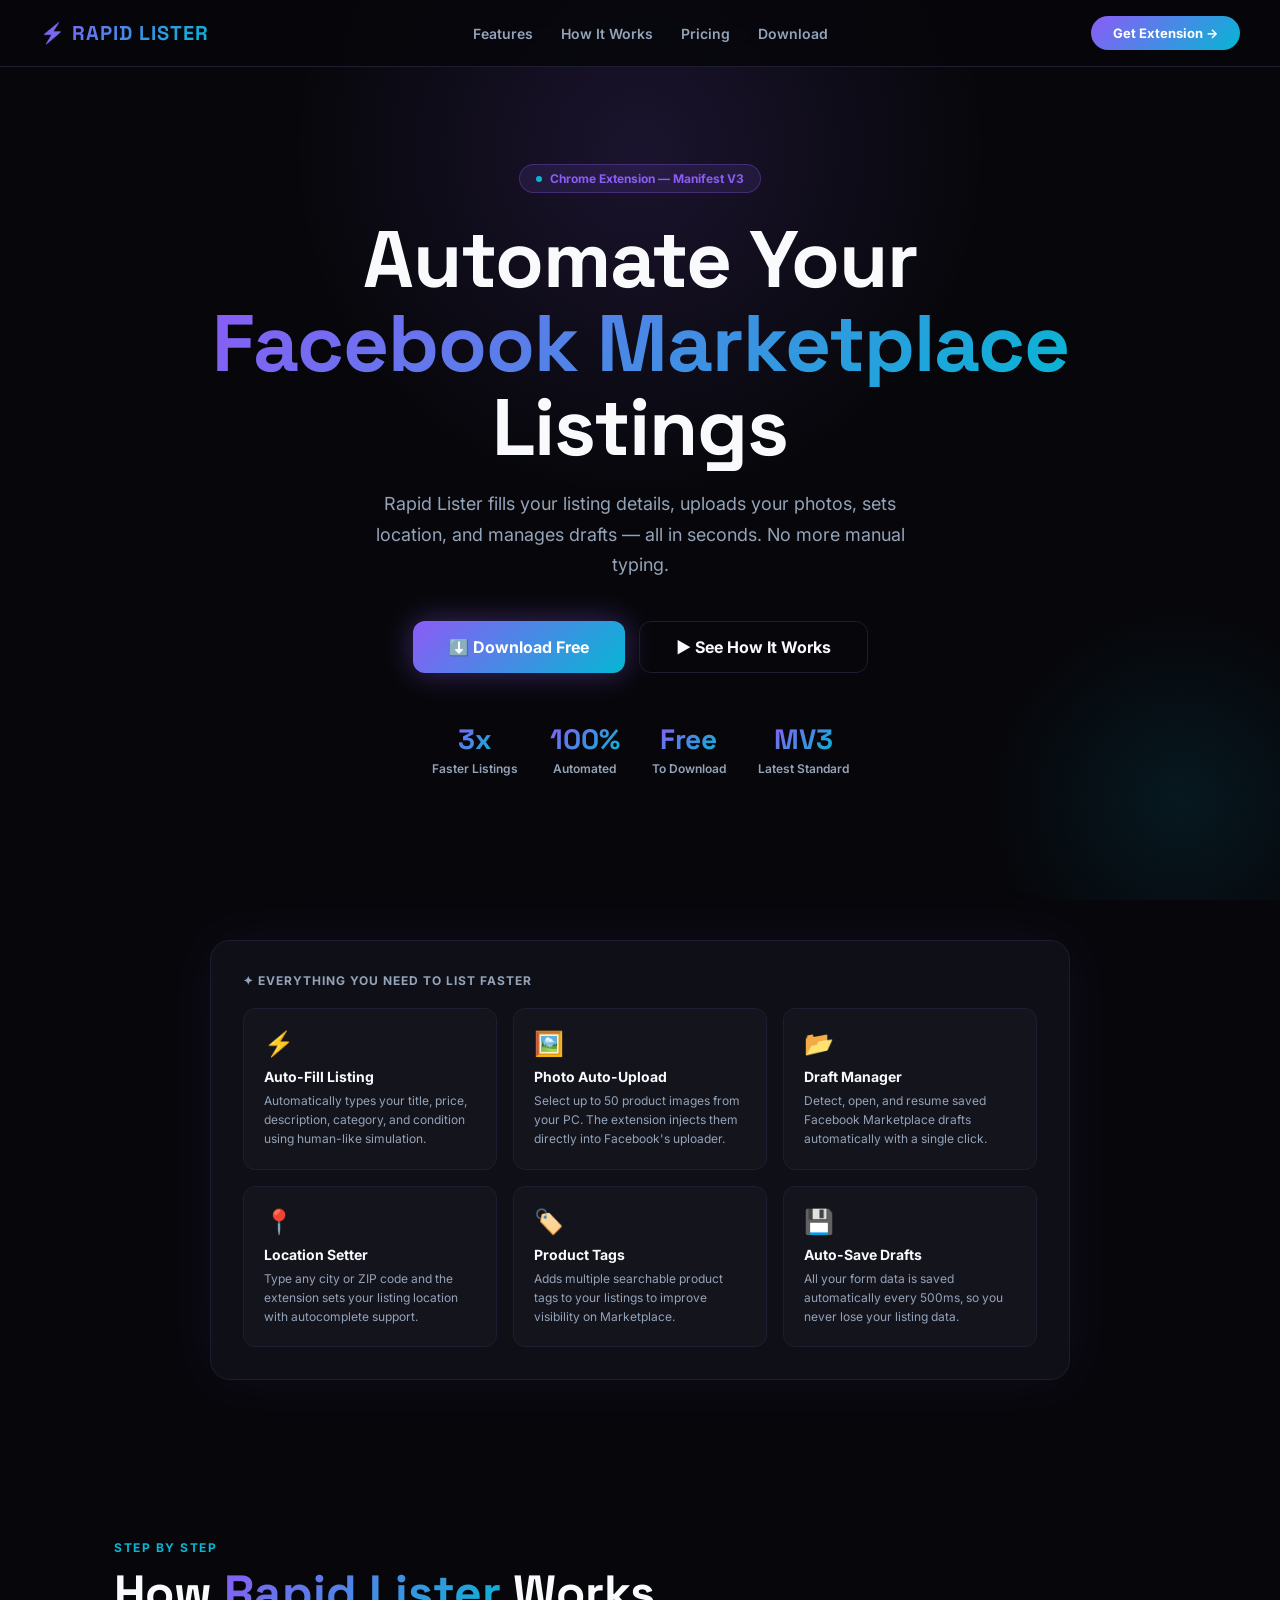
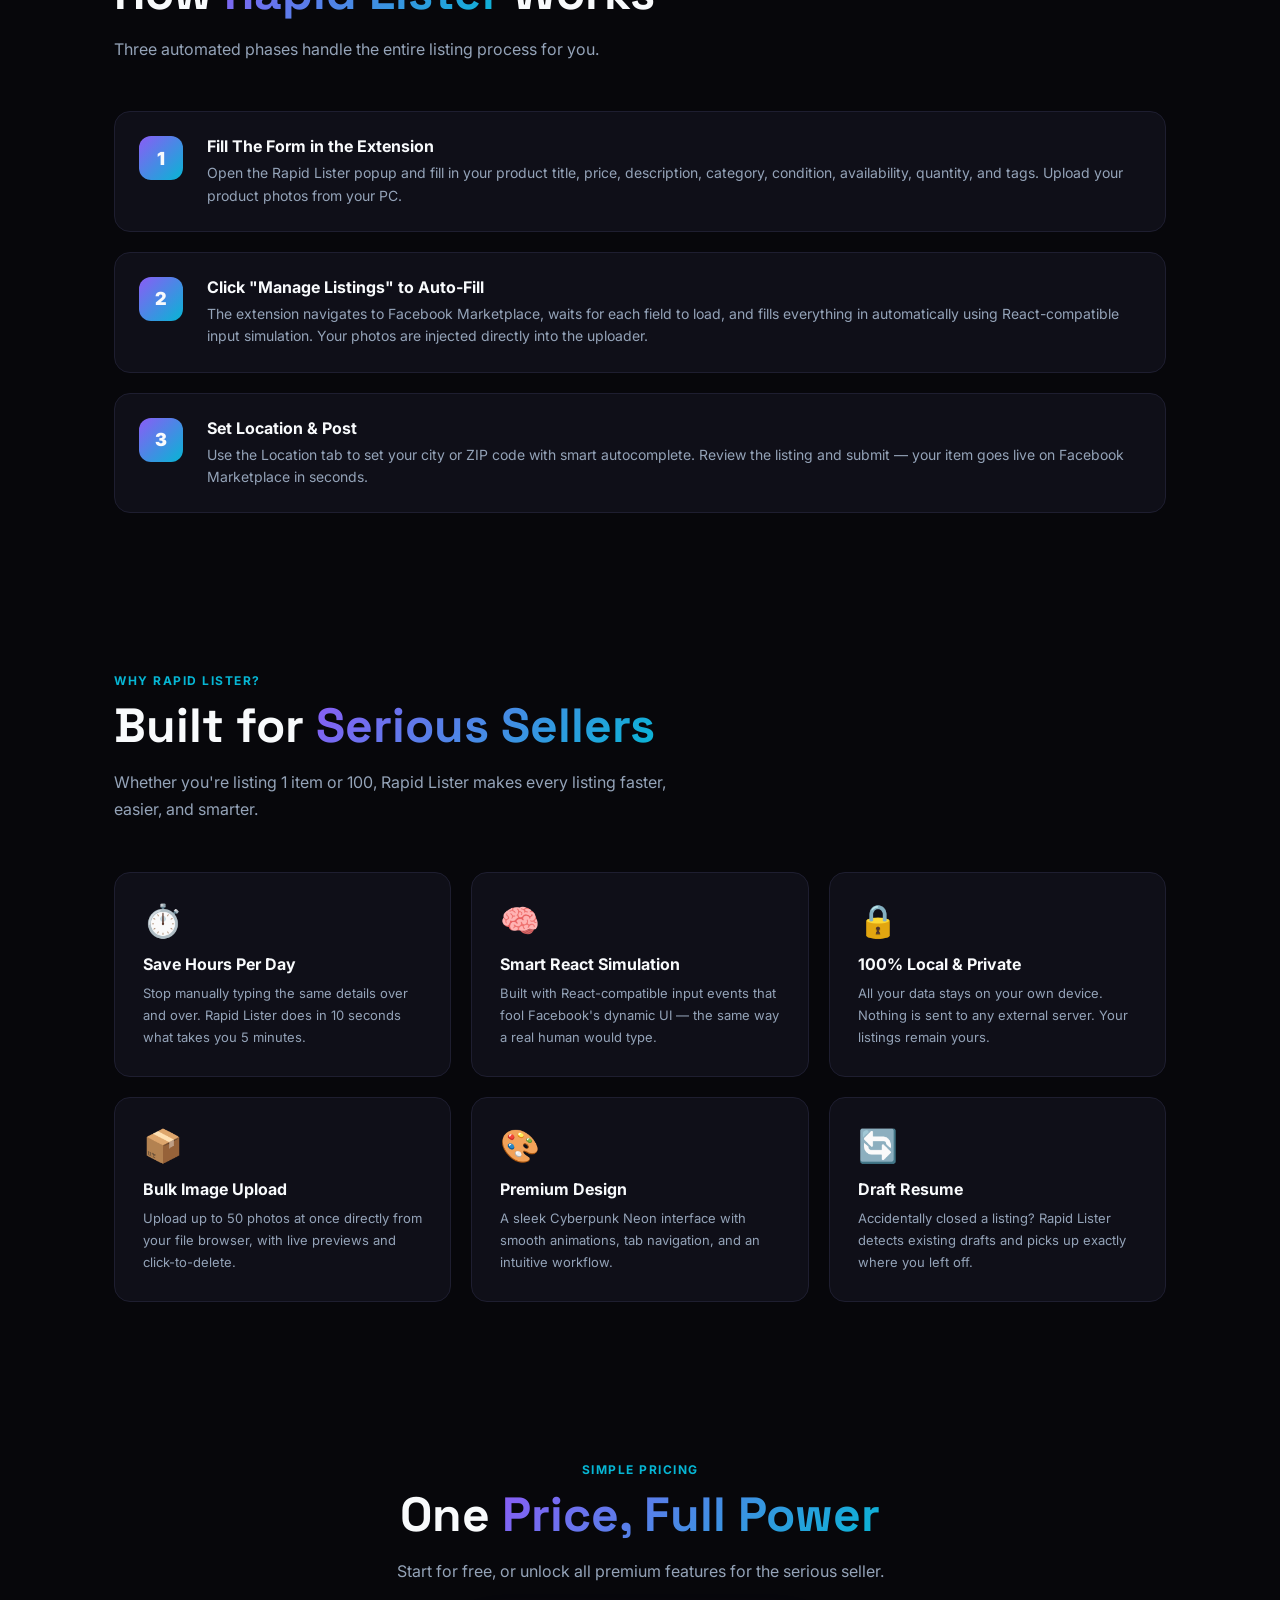
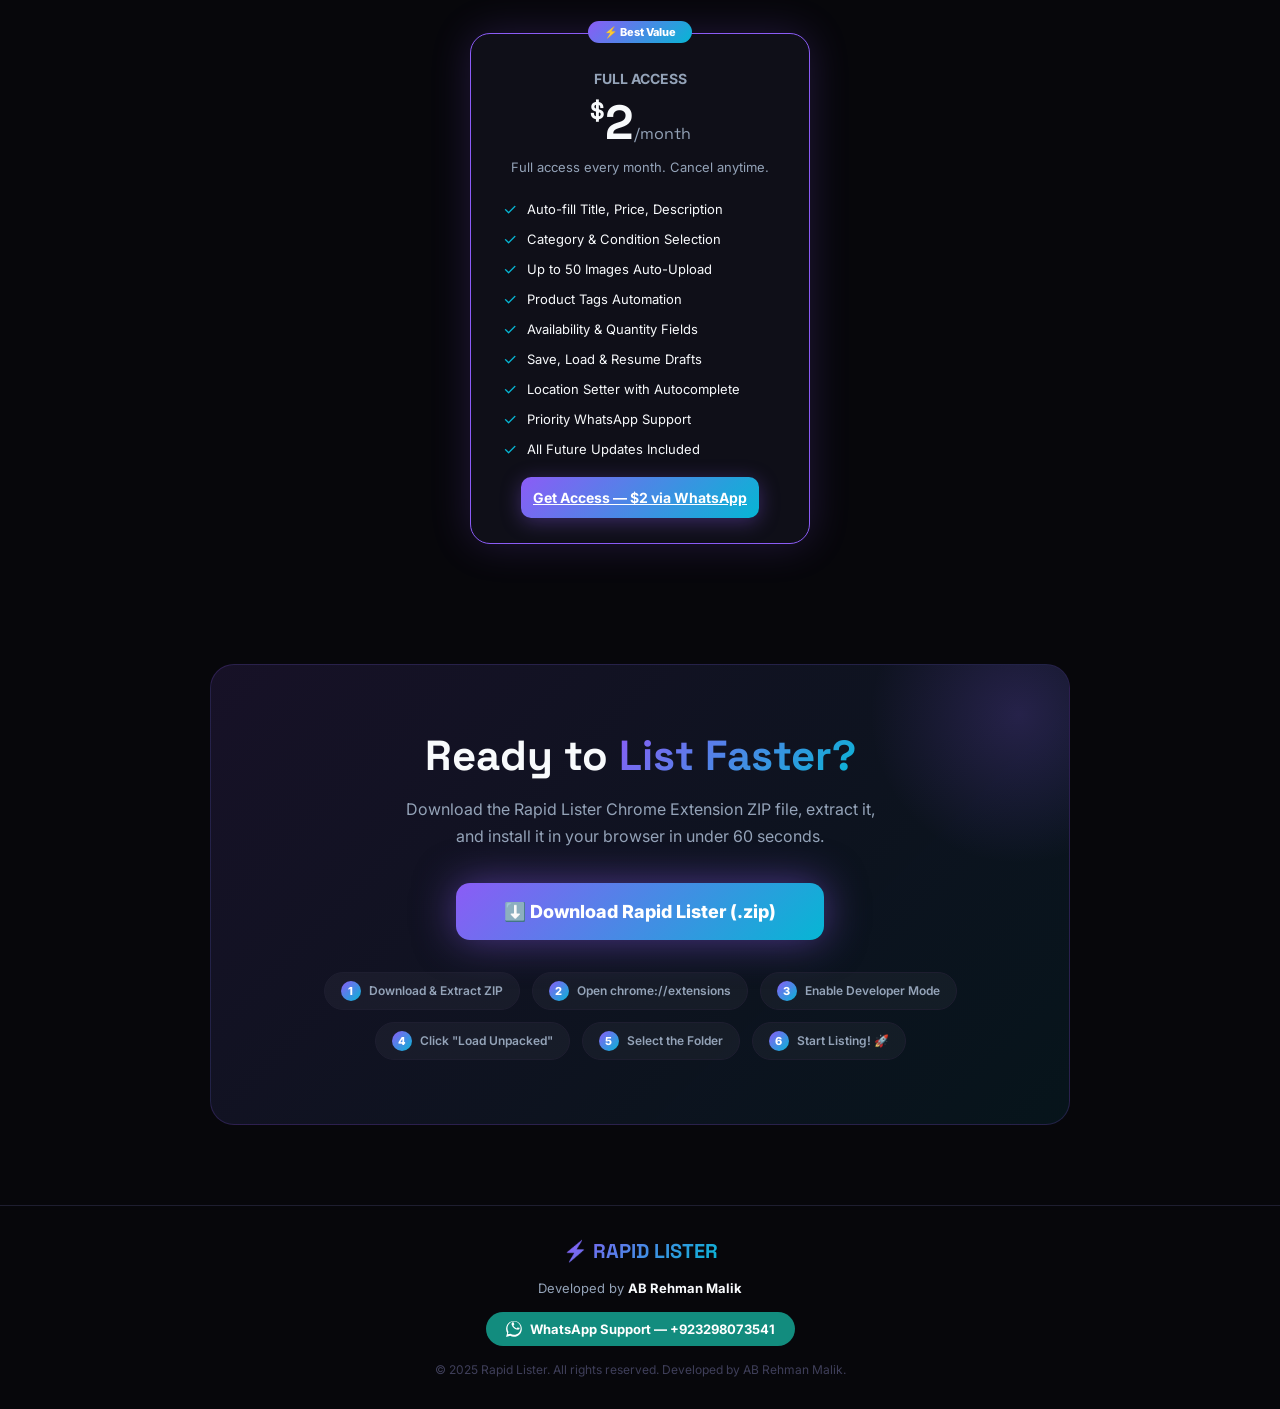
<file: index.html>
<!DOCTYPE html>
<html lang="en">
<head>
  <meta charset="UTF-8" />
  <meta name="viewport" content="width=device-width, initial-scale=1.0"/>
  <title>Rapid Lister – FB Marketplace Automation Extension</title>
  <meta name="description" content="Rapid Lister automates Facebook Marketplace listing creation. Fill, post, and manage listings in seconds with our powerful Chrome Extension.">
  <link rel="preconnect" href="https://fonts.googleapis.com">
  <link href="https://fonts.googleapis.com/css2?family=Inter:wght@400;600;700;900&family=Space+Grotesk:wght@400;600;700&display=swap" rel="stylesheet">
  <style>
    :root {
      --bg: #07070b;
      --card: #0f0f18;
      --border: #1e1e30;
      --violet: #8b5cf6;
      --cyan: #06b6d4;
      --red: #ef4444;
      --text: #f8fafc;
      --muted: #94a3b8;
    }
    * { margin: 0; padding: 0; box-sizing: border-box; }
    html { scroll-behavior: smooth; }
    body {
      font-family: 'Inter', sans-serif;
      background: var(--bg);
      color: var(--text);
      overflow-x: hidden;
    }

    /* ── NAV ── */
    nav {
      position: fixed; top: 0; left: 0; right: 0; z-index: 100;
      display: flex; align-items: center; justify-content: space-between;
      padding: 16px 40px;
      background: rgba(7,7,11,0.85);
      backdrop-filter: blur(16px);
      border-bottom: 1px solid var(--border);
    }
    .nav-logo {
      font-family: 'Space Grotesk', sans-serif;
      font-weight: 900; font-size: 20px;
      background: linear-gradient(135deg, var(--violet), var(--cyan));
      -webkit-background-clip: text; -webkit-text-fill-color: transparent;
      letter-spacing: 1px;
    }
    .nav-links { display: flex; gap: 28px; list-style: none; }
    .nav-links a {
      text-decoration: none; color: var(--muted); font-size: 14px; font-weight: 600;
      transition: color .2s;
    }
    .nav-links a:hover { color: var(--text); }
    .nav-cta {
      padding: 9px 22px; border-radius: 20px; font-size: 13px; font-weight: 700;
      background: linear-gradient(135deg, var(--violet), var(--cyan));
      color: #fff; text-decoration: none; border: none; cursor: pointer;
      transition: filter .2s, transform .1s;
    }
    .nav-cta:hover { filter: brightness(1.15); transform: scale(1.02); }

    /* ── HERO ── */
    .hero {
      min-height: 100vh;
      display: flex; flex-direction: column; align-items: center; justify-content: center;
      text-align: center; padding: 120px 24px 80px;
      position: relative; overflow: hidden;
    }
    .hero::before {
      content: '';
      position: absolute; top: -200px; left: 50%; transform: translateX(-50%);
      width: 700px; height: 700px;
      background: radial-gradient(circle, rgba(139,92,246,0.15) 0%, transparent 70%);
      pointer-events: none;
    }
    .hero::after {
      content: '';
      position: absolute; bottom: -100px; right: -100px;
      width: 400px; height: 400px;
      background: radial-gradient(circle, rgba(6,182,212,0.1) 0%, transparent 70%);
      pointer-events: none;
    }
    .badge {
      display: inline-flex; align-items: center; gap: 8px;
      background: rgba(139,92,246,0.12); border: 1px solid rgba(139,92,246,0.3);
      border-radius: 20px; padding: 6px 16px; font-size: 12px; font-weight: 700;
      color: var(--violet); margin-bottom: 24px;
      animation: fadeInDown .6s ease both;
    }
    .badge span { display: inline-block; width: 6px; height: 6px; border-radius: 50%; background: var(--cyan); animation: pulse 1.5s infinite; }
    .hero h1 {
      font-family: 'Space Grotesk', sans-serif;
      font-size: clamp(42px, 7vw, 80px);
      font-weight: 900; line-height: 1.05;
      letter-spacing: -1px;
      animation: fadeInUp .7s ease .1s both;
    }
    .hero h1 span {
      background: linear-gradient(135deg, var(--violet), var(--cyan));
      -webkit-background-clip: text; -webkit-text-fill-color: transparent;
    }
    .hero p {
      max-width: 560px; margin: 20px auto 0;
      font-size: 18px; color: var(--muted); line-height: 1.7;
      animation: fadeInUp .7s ease .2s both;
    }
    .hero-btns {
      display: flex; gap: 14px; margin-top: 40px; flex-wrap: wrap; justify-content: center;
      animation: fadeInUp .7s ease .3s both;
    }
    .btn-primary {
      display: inline-flex; align-items: center; gap: 10px;
      padding: 15px 36px; border-radius: 12px; font-size: 16px; font-weight: 700;
      background: linear-gradient(135deg, var(--violet), var(--cyan));
      color: #fff; text-decoration: none; border: none; cursor: pointer;
      box-shadow: 0 0 30px rgba(139,92,246,0.4);
      transition: filter .2s, transform .15s, box-shadow .2s;
    }
    .btn-primary:hover {
      filter: brightness(1.1); transform: translateY(-2px);
      box-shadow: 0 0 50px rgba(139,92,246,0.6);
    }
    .btn-outline {
      display: inline-flex; align-items: center; gap: 8px;
      padding: 15px 36px; border-radius: 12px; font-size: 16px; font-weight: 700;
      border: 1px solid var(--border); color: var(--text);
      text-decoration: none; background: transparent; cursor: pointer;
      transition: border-color .2s, background .2s;
    }
    .btn-outline:hover { border-color: var(--violet); background: rgba(139,92,246,0.06); }
    .hero-meta {
      display: flex; gap: 32px; margin-top: 48px; flex-wrap: wrap; justify-content: center;
      animation: fadeInUp .7s ease .4s both;
    }
    .hero-meta-item { display: flex; flex-direction: column; align-items: center; gap: 4px; }
    .hero-meta-num {
      font-family: 'Space Grotesk', sans-serif;
      font-size: 28px; font-weight: 900;
      background: linear-gradient(135deg, var(--violet), var(--cyan));
      -webkit-background-clip: text; -webkit-text-fill-color: transparent;
    }
    .hero-meta-label { font-size: 12px; color: var(--muted); font-weight: 600; }

    /* ── EXTENSION PREVIEW ── */
    .preview-section {
      padding: 40px 24px 80px; display: flex; justify-content: center;
    }
    .preview-card {
      background: var(--card); border: 1px solid var(--border);
      border-radius: 20px; padding: 32px; max-width: 860px; width: 100%;
      box-shadow: 0 0 60px rgba(139,92,246,0.08);
    }
    .preview-label {
      font-size: 12px; font-weight: 700; color: var(--muted);
      text-transform: uppercase; letter-spacing: 1px; margin-bottom: 20px;
    }
    .features-grid {
      display: grid; grid-template-columns: repeat(auto-fit, minmax(220px, 1fr)); gap: 16px;
    }
    .feat-card {
      background: rgba(255,255,255,0.02); border: 1px solid var(--border);
      border-radius: 12px; padding: 20px;
      transition: border-color .2s, background .2s;
    }
    .feat-card:hover { border-color: var(--violet); background: rgba(139,92,246,0.04); }
    .feat-icon { font-size: 24px; margin-bottom: 10px; }
    .feat-title { font-weight: 700; font-size: 14px; margin-bottom: 6px; }
    .feat-desc { font-size: 12px; color: var(--muted); line-height: 1.6; }

    /* ── SECTION WRAPPER ── */
    section { padding: 80px 24px; max-width: 1100px; margin: 0 auto; }
    .section-tag {
      font-size: 12px; font-weight: 700; text-transform: uppercase;
      letter-spacing: 1.5px; color: var(--cyan); margin-bottom: 12px;
    }
    .section-title {
      font-family: 'Space Grotesk', sans-serif;
      font-size: clamp(28px, 4vw, 48px); font-weight: 900; line-height: 1.1;
      margin-bottom: 16px;
    }
    .section-title span {
      background: linear-gradient(135deg, var(--violet), var(--cyan));
      -webkit-background-clip: text; -webkit-text-fill-color: transparent;
    }
    .section-sub { color: var(--muted); font-size: 16px; line-height: 1.7; max-width: 560px; }

    /* ── HOW IT WORKS ── */
    .steps { display: flex; flex-direction: column; gap: 20px; margin-top: 48px; }
    .step {
      display: flex; gap: 24px; align-items: flex-start;
      background: var(--card); border: 1px solid var(--border);
      border-radius: 16px; padding: 24px;
      transition: border-color .2s;
    }
    .step:hover { border-color: var(--cyan); }
    .step-num {
      width: 44px; height: 44px; border-radius: 12px; flex-shrink: 0;
      background: linear-gradient(135deg, var(--violet), var(--cyan));
      display: flex; align-items: center; justify-content: center;
      font-weight: 900; font-size: 18px;
    }
    .step-info h3 { font-weight: 700; font-size: 16px; margin-bottom: 6px; }
    .step-info p { color: var(--muted); font-size: 14px; line-height: 1.6; }

    /* ── BENEFITS ── */
    .benefits-grid {
      display: grid; grid-template-columns: repeat(auto-fit, minmax(280px, 1fr));
      gap: 20px; margin-top: 48px;
    }
    .benefit-card {
      background: var(--card); border: 1px solid var(--border);
      border-radius: 16px; padding: 28px;
      position: relative; overflow: hidden;
      transition: border-color .25s, transform .25s;
    }
    .benefit-card::before {
      content: ''; position: absolute; top: 0; left: 0; right: 0; height: 2px;
      background: linear-gradient(90deg, var(--violet), var(--cyan));
      opacity: 0; transition: opacity .25s;
    }
    .benefit-card:hover { border-color: var(--violet); transform: translateY(-4px); }
    .benefit-card:hover::before { opacity: 1; }
    .benefit-icon { font-size: 32px; margin-bottom: 14px; }
    .benefit-title { font-weight: 700; font-size: 16px; margin-bottom: 8px; }
    .benefit-desc { color: var(--muted); font-size: 13px; line-height: 1.7; }

    /* ── PRICING ── */
    .pricing-wrapper {
      display: flex; justify-content: center; gap: 24px; margin-top: 48px;
      flex-wrap: wrap; align-items: flex-start;
    }
    .price-card {
      background: var(--card); border: 1px solid var(--border);
      border-radius: 20px; padding: 36px 32px; width: 280px;
      position: relative; transition: transform .25s, box-shadow .25s;
    }
    .price-card:hover { transform: translateY(-6px); box-shadow: 0 20px 60px rgba(139,92,246,0.15); }
    .price-card.popular {
      border-color: var(--violet);
      box-shadow: 0 0 40px rgba(139,92,246,0.2);
    }
    .popular-tag {
      position: absolute; top: -13px; left: 50%; transform: translateX(-50%);
      background: linear-gradient(135deg, var(--violet), var(--cyan));
      color: #fff; font-size: 11px; font-weight: 800; padding: 4px 16px;
      border-radius: 20px; white-space: nowrap;
    }
    .price-name { font-weight: 700; font-size: 14px; color: var(--muted); margin-bottom: 12px; }
    .price-amount {
      font-family: 'Space Grotesk', sans-serif;
      font-size: 48px; font-weight: 900; line-height: 1;
    }
    .price-amount sup { font-size: 24px; vertical-align: top; margin-top: 8px; }
    .price-amount span { font-size: 16px; color: var(--muted); font-weight: 400; }
    .price-desc { color: var(--muted); font-size: 13px; margin: 12px 0 24px; }
    .price-features { list-style: none; display: flex; flex-direction: column; gap: 10px; margin-bottom: 28px; }
    .price-features li { display: flex; gap: 10px; align-items: center; font-size: 13px; }
    .check { color: var(--cyan); font-size: 16px; }
    .price-btn {
      width: 100%; padding: 12px; border-radius: 10px; font-size: 14px; font-weight: 700;
      cursor: pointer; border: none; transition: filter .2s, transform .15s;
    }
    .price-btn.solid {
      background: linear-gradient(135deg, var(--violet), var(--cyan)); color: #fff;
      box-shadow: 0 4px 20px rgba(139,92,246,0.35);
    }
    .price-btn.solid:hover { filter: brightness(1.1); transform: scale(1.02); }
    .price-btn.ghost { background: transparent; border: 1px solid var(--border); color: var(--text); }
    .price-btn.ghost:hover { border-color: var(--violet); }

    /* ── DOWNLOAD ── */
    .download-section {
      background: linear-gradient(135deg, rgba(139,92,246,0.12), rgba(6,182,212,0.08));
      border: 1px solid rgba(139,92,246,0.2);
      border-radius: 24px; padding: 64px 40px; text-align: center;
      margin: 40px 24px 80px; max-width: 860px; margin-left: auto; margin-right: auto;
      position: relative; overflow: hidden;
    }
    .download-section::before {
      content: ''; position: absolute; top: -100px; right: -100px;
      width: 300px; height: 300px;
      background: radial-gradient(circle, rgba(139,92,246,0.2) 0%, transparent 70%);
    }
    .download-section h2 {
      font-family: 'Space Grotesk', sans-serif;
      font-size: clamp(28px, 4vw, 42px); font-weight: 900; margin-bottom: 14px;
    }
    .download-section p { color: var(--muted); font-size: 16px; max-width: 480px; margin: 0 auto 32px; line-height: 1.7; }
    .download-btn {
      display: inline-flex; align-items: center; gap: 12px;
      padding: 18px 48px; border-radius: 14px; font-size: 18px; font-weight: 800;
      background: linear-gradient(135deg, var(--violet), var(--cyan));
      color: #fff; text-decoration: none; border: none; cursor: pointer;
      box-shadow: 0 0 40px rgba(139,92,246,0.5);
      transition: filter .2s, transform .15s, box-shadow .2s;
      animation: glow-pulse 2.5s ease-in-out infinite;
    }
    .download-btn:hover {
      filter: brightness(1.1); transform: translateY(-3px);
      box-shadow: 0 0 70px rgba(139,92,246,0.7);
    }
    .install-steps {
      display: flex; justify-content: center; gap: 12px; margin-top: 32px; flex-wrap: wrap;
    }
    .install-step {
      display: flex; align-items: center; gap: 8px;
      background: rgba(255,255,255,0.04); border: 1px solid var(--border);
      border-radius: 20px; padding: 8px 16px; font-size: 12px; color: var(--muted); font-weight: 600;
    }
    .install-step .num {
      width: 20px; height: 20px; border-radius: 50%;
      background: linear-gradient(135deg, var(--violet), var(--cyan));
      color: #fff; font-size: 11px; font-weight: 800;
      display: flex; align-items: center; justify-content: center; flex-shrink: 0;
    }

    /* ── FOOTER ── */
    footer {
      border-top: 1px solid var(--border);
      padding: 32px 40px;
      display: flex; flex-direction: column; align-items: center; gap: 16px;
      text-align: center;
    }
    .footer-logo {
      font-family: 'Space Grotesk', sans-serif; font-weight: 900; font-size: 20px;
      background: linear-gradient(135deg, var(--violet), var(--cyan));
      -webkit-background-clip: text; -webkit-text-fill-color: transparent;
    }
    .footer-dev { font-size: 13px; color: var(--muted); }
    .footer-dev strong { color: var(--text); }
    .whatsapp-link {
      display: inline-flex; align-items: center; gap: 8px;
      background: #128c7e; color: #fff; text-decoration: none;
      padding: 9px 20px; border-radius: 20px; font-size: 13px; font-weight: 700;
      transition: background .2s;
    }
    .whatsapp-link:hover { background: #075e54; }
    .footer-copy { font-size: 12px; color: #3f3f5a; }

    /* ── ANIMATIONS ── */
    @keyframes fadeInUp {
      from { opacity: 0; transform: translateY(20px); }
      to { opacity: 1; transform: translateY(0); }
    }
    @keyframes fadeInDown {
      from { opacity: 0; transform: translateY(-10px); }
      to { opacity: 1; transform: translateY(0); }
    }
    @keyframes pulse {
      0%, 100% { opacity: 1; transform: scale(1); }
      50% { opacity: 0.5; transform: scale(0.7); }
    }
    @keyframes glow-pulse {
      0%, 100% { box-shadow: 0 0 40px rgba(139,92,246,0.5); }
      50% { box-shadow: 0 0 70px rgba(6,182,212,0.6); }
    }
    @keyframes float-text {
      0%, 100% { transform: translateY(0); }
      50% { transform: translateY(-6px); }
    }

    /* ── RESPONSIVE ── */
    @media (max-width: 640px) {
      nav { padding: 14px 20px; }
      .nav-links { display: none; }
      .hero-btns { flex-direction: column; align-items: center; }
    }
  </style>
</head>
<body>

  <!-- NAV -->
  <nav>
    <div class="nav-logo">⚡ RAPID LISTER</div>
    <ul class="nav-links">
      <li><a href="#features">Features</a></li>
      <li><a href="#how">How It Works</a></li>
      <li><a href="#pricing">Pricing</a></li>
      <li><a href="#download">Download</a></li>
    </ul>
    <a href="#download" class="nav-cta">Get Extension →</a>
  </nav>

  <!-- HERO -->
  <div class="hero">
    <div class="badge"><span></span> Chrome Extension — Manifest V3</div>
    <h1>Automate Your<br><span>Facebook Marketplace</span><br>Listings</h1>
    <p>Rapid Lister fills your listing details, uploads your photos, sets location, and manages drafts — all in seconds. No more manual typing.</p>
    <div class="hero-btns">
      <a href="#download" class="btn-primary">
        ⬇️ Download Free
      </a>
      <a href="#how" class="btn-outline">
        ▶ See How It Works
      </a>
    </div>
    <div class="hero-meta">
      <div class="hero-meta-item">
        <div class="hero-meta-num">3x</div>
        <div class="hero-meta-label">Faster Listings</div>
      </div>
      <div class="hero-meta-item">
        <div class="hero-meta-num">100%</div>
        <div class="hero-meta-label">Automated</div>
      </div>
      <div class="hero-meta-item">
        <div class="hero-meta-num">Free</div>
        <div class="hero-meta-label">To Download</div>
      </div>
      <div class="hero-meta-item">
        <div class="hero-meta-num">MV3</div>
        <div class="hero-meta-label">Latest Standard</div>
      </div>
    </div>
  </div>

  <!-- FEATURE CARDS -->
  <div class="preview-section" id="features">
    <div class="preview-card">
      <div class="preview-label">✦ Everything You Need to List Faster</div>
      <div class="features-grid">
        <div class="feat-card">
          <div class="feat-icon">⚡</div>
          <div class="feat-title">Auto-Fill Listing</div>
          <div class="feat-desc">Automatically types your title, price, description, category, and condition using human-like simulation.</div>
        </div>
        <div class="feat-card">
          <div class="feat-icon">🖼️</div>
          <div class="feat-title">Photo Auto-Upload</div>
          <div class="feat-desc">Select up to 50 product images from your PC. The extension injects them directly into Facebook's uploader.</div>
        </div>
        <div class="feat-card">
          <div class="feat-icon">📂</div>
          <div class="feat-title">Draft Manager</div>
          <div class="feat-desc">Detect, open, and resume saved Facebook Marketplace drafts automatically with a single click.</div>
        </div>
        <div class="feat-card">
          <div class="feat-icon">📍</div>
          <div class="feat-title">Location Setter</div>
          <div class="feat-desc">Type any city or ZIP code and the extension sets your listing location with autocomplete support.</div>
        </div>
        <div class="feat-card">
          <div class="feat-icon">🏷️</div>
          <div class="feat-title">Product Tags</div>
          <div class="feat-desc">Adds multiple searchable product tags to your listings to improve visibility on Marketplace.</div>
        </div>
        <div class="feat-card">
          <div class="feat-icon">💾</div>
          <div class="feat-title">Auto-Save Drafts</div>
          <div class="feat-desc">All your form data is saved automatically every 500ms, so you never lose your listing data.</div>
        </div>
      </div>
    </div>
  </div>

  <!-- HOW IT WORKS -->
  <section id="how">
    <div class="section-tag">Step by Step</div>
    <div class="section-title">How <span>Rapid Lister</span> Works</div>
    <div class="section-sub">Three automated phases handle the entire listing process for you.</div>
    <div class="steps">
      <div class="step">
        <div class="step-num">1</div>
        <div class="step-info">
          <h3>Fill The Form in the Extension</h3>
          <p>Open the Rapid Lister popup and fill in your product title, price, description, category, condition, availability, quantity, and tags. Upload your product photos from your PC.</p>
        </div>
      </div>
      <div class="step">
        <div class="step-num">2</div>
        <div class="step-info">
          <h3>Click "Manage Listings" to Auto-Fill</h3>
          <p>The extension navigates to Facebook Marketplace, waits for each field to load, and fills everything in automatically using React-compatible input simulation. Your photos are injected directly into the uploader.</p>
        </div>
      </div>
      <div class="step">
        <div class="step-num">3</div>
        <div class="step-info">
          <h3>Set Location & Post</h3>
          <p>Use the Location tab to set your city or ZIP code with smart autocomplete. Review the listing and submit — your item goes live on Facebook Marketplace in seconds.</p>
        </div>
      </div>
    </div>
  </section>

  <!-- BENEFITS -->
  <section>
    <div class="section-tag">Why Rapid Lister?</div>
    <div class="section-title">Built for <span>Serious Sellers</span></div>
    <div class="section-sub">Whether you're listing 1 item or 100, Rapid Lister makes every listing faster, easier, and smarter.</div>
    <div class="benefits-grid">
      <div class="benefit-card">
        <div class="benefit-icon">⏱️</div>
        <div class="benefit-title">Save Hours Per Day</div>
        <div class="benefit-desc">Stop manually typing the same details over and over. Rapid Lister does in 10 seconds what takes you 5 minutes.</div>
      </div>
      <div class="benefit-card">
        <div class="benefit-icon">🧠</div>
        <div class="benefit-title">Smart React Simulation</div>
        <div class="benefit-desc">Built with React-compatible input events that fool Facebook's dynamic UI — the same way a real human would type.</div>
      </div>
      <div class="benefit-card">
        <div class="benefit-icon">🔒</div>
        <div class="benefit-title">100% Local & Private</div>
        <div class="benefit-desc">All your data stays on your own device. Nothing is sent to any external server. Your listings remain yours.</div>
      </div>
      <div class="benefit-card">
        <div class="benefit-icon">📦</div>
        <div class="benefit-title">Bulk Image Upload</div>
        <div class="benefit-desc">Upload up to 50 photos at once directly from your file browser, with live previews and click-to-delete.</div>
      </div>
      <div class="benefit-card">
        <div class="benefit-icon">🎨</div>
        <div class="benefit-title">Premium Design</div>
        <div class="benefit-desc">A sleek Cyberpunk Neon interface with smooth animations, tab navigation, and an intuitive workflow.</div>
      </div>
      <div class="benefit-card">
        <div class="benefit-icon">🔄</div>
        <div class="benefit-title">Draft Resume</div>
        <div class="benefit-desc">Accidentally closed a listing? Rapid Lister detects existing drafts and picks up exactly where you left off.</div>
      </div>
    </div>
  </section>

  <!-- PRICING -->
  <section id="pricing" style="text-align:center;">
    <div class="section-tag">Simple Pricing</div>
    <div class="section-title">One <span>Price, Full Power</span></div>
    <div class="section-sub" style="margin:0 auto;">Start for free, or unlock all premium features for the serious seller.</div>
    <div class="pricing-wrapper">
      <div class="price-card popular" style="width:340px;">
        <div class="popular-tag">⚡ Best Value</div>
        <div class="price-name">FULL ACCESS</div>
        <div class="price-amount"><sup>$</sup>2<span>/month</span></div>
        <div class="price-desc">Full access every month. Cancel anytime.</div>
        <ul class="price-features">
          <li><span class="check">✓</span> Auto-fill Title, Price, Description</li>
          <li><span class="check">✓</span> Category & Condition Selection</li>
          <li><span class="check">✓</span> Up to 50 Images Auto-Upload</li>
          <li><span class="check">✓</span> Product Tags Automation</li>
          <li><span class="check">✓</span> Availability & Quantity Fields</li>
          <li><span class="check">✓</span> Save, Load & Resume Drafts</li>
          <li><span class="check">✓</span> Location Setter with Autocomplete</li>
          <li><span class="check">✓</span> Priority WhatsApp Support</li>
          <li><span class="check">✓</span> All Future Updates Included</li>
        </ul>
        <a href="https://wa.me/923298073541" target="_blank" class="price-btn solid">Get Access — $2 via WhatsApp</a>
      </div>
    </div>
  </section>

  <!-- DOWNLOAD -->
  <div class="download-section" id="download">
    <h2>Ready to <span style="background:linear-gradient(135deg,#8b5cf6,#06b6d4);-webkit-background-clip:text;-webkit-text-fill-color:transparent;">List Faster?</span></h2>
    <p>Download the Rapid Lister Chrome Extension ZIP file, extract it, and install it in your browser in under 60 seconds.</p>
    <a href="RapidLister-Extension.zip" download class="download-btn">
      ⬇️ Download Rapid Lister (.zip)
    </a>
    <div class="install-steps">
      <div class="install-step"><span class="num">1</span> Download & Extract ZIP</div>
      <div class="install-step"><span class="num">2</span> Open chrome://extensions</div>
      <div class="install-step"><span class="num">3</span> Enable Developer Mode</div>
      <div class="install-step"><span class="num">4</span> Click "Load Unpacked"</div>
      <div class="install-step"><span class="num">5</span> Select the Folder</div>
      <div class="install-step"><span class="num">6</span> Start Listing! 🚀</div>
    </div>
  </div>

  <!-- FOOTER -->
  <footer>
    <div class="footer-logo">⚡ RAPID LISTER</div>
    <div class="footer-dev">Developed by <strong>AB Rehman Malik</strong></div>
    <a href="https://wa.me/923298073541" target="_blank" class="whatsapp-link">
      <svg viewBox="0 0 24 24" width="16" height="16" fill="currentColor">
        <path d="M.057 24l1.687-6.163c-1.041-1.804-1.588-3.849-1.587-5.946C.003 5.324 5.328 0 11.859 0c3.166.001 6.141 1.233 8.377 3.469 2.235 2.237 3.465 5.212 3.464 8.379-.003 6.535-5.328 11.86-11.859 11.86-2.002-.001-3.973-.51-5.716-1.48L0 24zm6.59-4.846c1.6.95 3.498 1.45 5.432 1.451h.005c5.454 0 9.895-4.442 9.897-9.896.001-2.642-1.025-5.125-2.887-6.988C17.227 1.858 14.746.834 12.102.834h-.01c-5.454 0-9.894 4.44-9.899 9.895-.001 1.996.52 3.942 1.508 5.66l-.999 3.649 3.755-.984zm13.415-8.583c-.302-.15-1.78-.879-2.056-.979-.275-.1-.476-.15-.675.15-.199.299-.773.979-.948 1.179-.175.199-.349.224-.651.075-.3-.15-1.267-.467-2.414-1.49-1.077-.96-1.805-2.146-2.016-2.513-.213-.367-.023-.566.158-.746.162-.162.349-.4.524-.6.175-.2.233-.349.349-.582.116-.233.058-.439-.029-.588-.087-.149-.675-1.628-.925-2.228-.243-.584-.489-.505-.675-.515-.174-.01-.374-.01-.573-.01-.199 0-.524.075-.798.374-.275.299-1.05 1.024-1.05 2.5s1.075 2.9 1.225 3.1c.15.199 2.113 3.227 5.12 4.526.714.31 1.272.496 1.708.635.717.229 1.37.196 1.885.119.574-.086 1.78-.729 2.03-1.433.25-.704.25-1.307.175-1.433-.075-.125-.275-.199-.576-.349z"/>
      </svg>
      WhatsApp Support — +923298073541
    </a>
    <div class="footer-copy">© 2025 Rapid Lister. All rights reserved. Developed by AB Rehman Malik.</div>
  </footer>

</body>
</html>
</file>
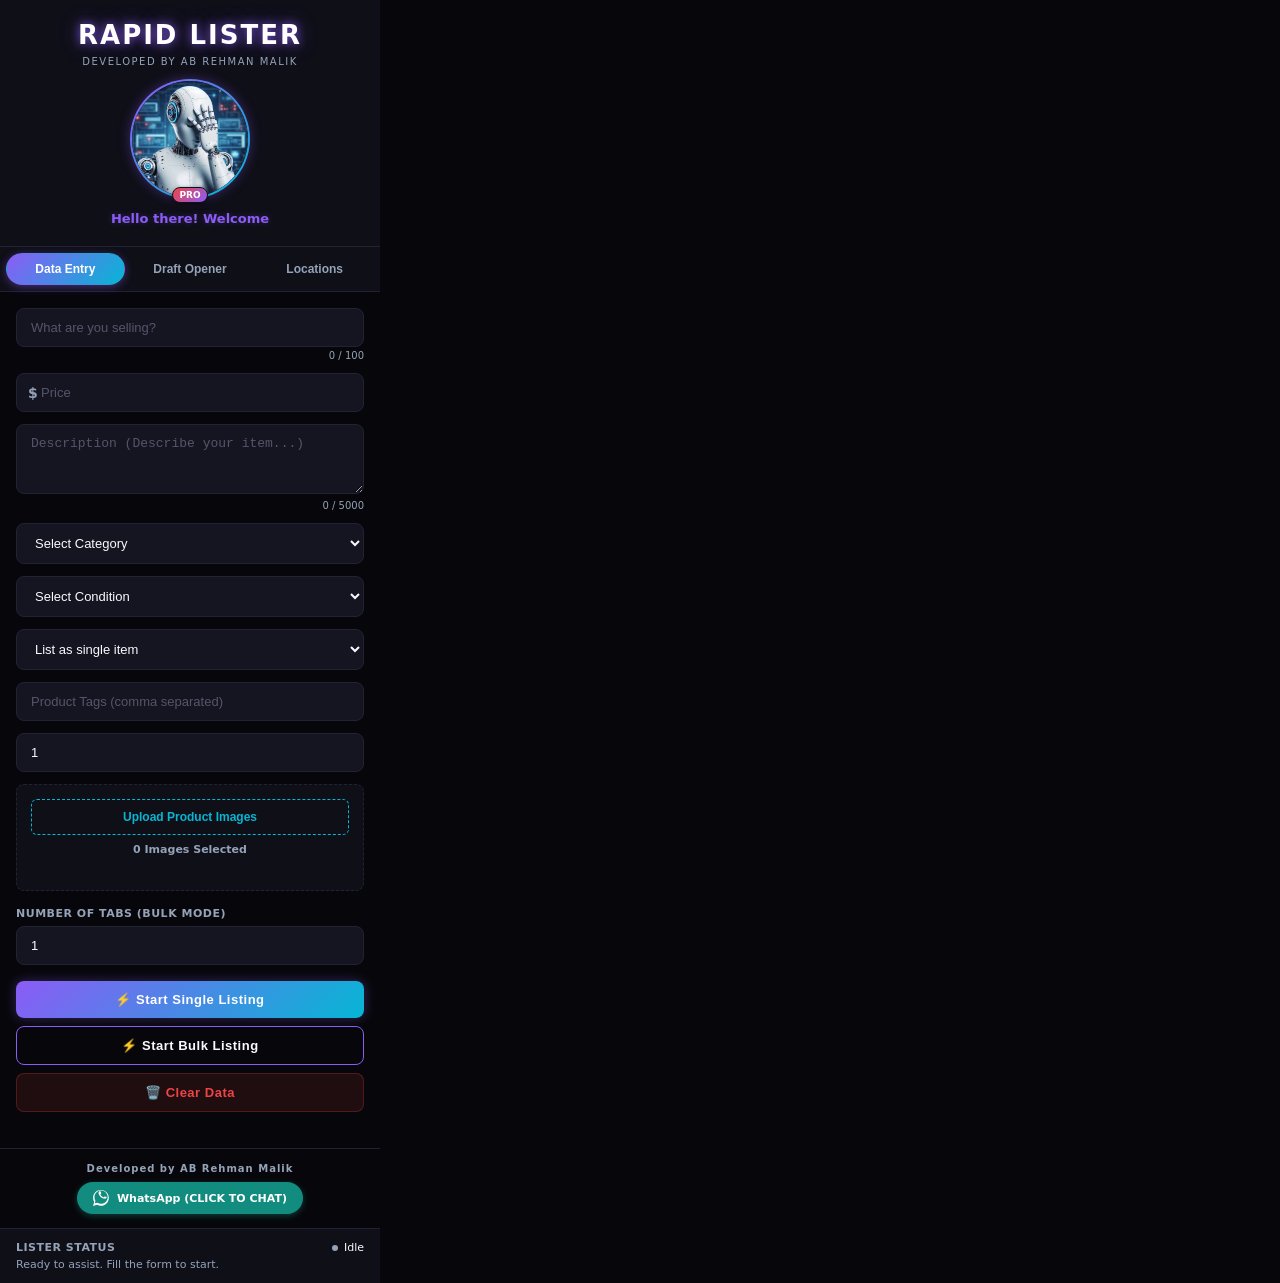
<file: popup.html>
<!DOCTYPE html>
<html>
<head>
  <meta charset="utf-8">
  <title>Lister Pro - FB Marketplace Auto Lister</title>
  <link rel="stylesheet" href="styles.css">
</head>
<body>
  <!-- Brand Header Card -->
  <div class="brand-card">
    <div class="brand-title">RAPID LISTER</div>
    <div class="brand-subtitle">Developed by AB Rehman Malik</div>
    
    <!-- Neon Avatar Badge -->
    <div class="avatar-ring">
      <div class="avatar-inner">
        <img src="avatar.png.webp" alt="Avatar" style="width: 100%; height: 100%; border-radius: 50%; object-fit: cover;">
        <span class="pro-tag">PRO</span>
      </div>
    </div>

    <div class="welcome-msg">Hello there! Welcome</div>
  </div>

  <!-- Tab Navigation -->
  <nav class="tabs-header">
    <button class="tab-btn active" data-tab="tab-enter-data">Data Entry</button>
    <button class="tab-btn" data-tab="tab-open-draft">Draft Opener</button>
    <button class="tab-btn" data-tab="tab-set-location">Locations</button>
  </nav>

  <!-- Tab 1: Enter Listing Data -->
  <div id="tab-enter-data" class="tab-content active">
    <div class="form-group">
      <input type="text" id="title" placeholder="What are you selling?" maxlength="100">
      <span class="char-counter" id="title-counter">0 / 100</span>
    </div>

    <div class="form-group">
      <div class="input-wrapper">
        <span class="prefix">$</span>
        <input type="number" id="price" placeholder="Price" min="0">
      </div>
    </div>

    <div class="form-group">
      <textarea id="description" placeholder="Description (Describe your item...)" maxlength="5000"></textarea>
      <span class="char-counter" id="description-counter">0 / 5000</span>
    </div>

    <div class="form-group">
      <select id="category">
        <option value="" disabled selected>Select Category</option>
        <option value="Vehicles">Vehicles</option>
        <option value="Electronics">Electronics</option>
        <option value="Clothing">Clothing</option>
        <option value="Garden & Outdoor">Garden & Outdoor</option>
        <option value="Toys & Games">Toys & Games</option>
        <option value="Home Goods">Home Goods</option>
        <option value="Musical Instruments">Musical Instruments</option>
        <option value="Office Supplies">Office Supplies</option>
        <option value="Pet Supplies">Pet Supplies</option>
        <option value="Sporting Goods">Sporting Goods</option>
        <option value="Tools">Tools</option>
        <option value="Books/Movies/Music">Books/Movies/Music</option>
        <option value="Furniture">Furniture</option>
        <option value="Baby & Kids">Baby & Kids</option>
        <option value="Health & Beauty">Health & Beauty</option>
        <option value="Free Stuff">Free Stuff</option>
        <option value="Household">Household</option>
        <option value="Auto Parts">Auto Parts</option>
        <option value="General">General</option>
      </select>
    </div>

    <div class="form-group">
      <select id="condition">
        <option value="" disabled selected>Select Condition</option>
        <option value="New">New</option>
        <option value="Used - Like New">Used - Like New</option>
        <option value="Used - Good">Used - Good</option>
        <option value="Used - Fair">Used - Fair</option>
        <option value="For Parts">For Parts</option>
      </select>
    </div>

    <!-- New: Availability Field -->
    <div class="form-group">
      <select id="availability">
        <option value="List as single item" selected>List as single item</option>
        <option value="List as in stock">List as in stock</option>
      </select>
    </div>

    <!-- New: Product Tags -->
    <div class="form-group">
      <input type="text" id="product-tags" placeholder="Product Tags (comma separated)">
    </div>

    <!-- New: Quantity / SKU -->
    <div class="form-group">
      <input type="number" id="quantity" placeholder="Quantity (default 1)" min="1" value="1">
    </div>

    <!-- Image Upload System -->
    <div class="image-uploader-area">
      <button class="btn-upload" id="upload-trigger-btn">Upload Product Images</button>
      <input type="file" id="product-images-input" multiple accept="image/*" style="display: none;">
      <div class="image-count-label" id="image-count-label">0 Images Selected</div>
      
      <!-- Preview Thumbnails -->
      <div class="image-preview-grid" id="image-preview-grid"></div>
    </div>

    <!-- Number of Tabs to Open/List -->
    <div class="form-group">
      <label class="section-label" for="tabs-to-open">Number of Tabs (Bulk Mode)</label>
      <input type="number" id="tabs-to-open" placeholder="How many tabs to list? (e.g. 10)" min="1" value="1">
    </div>

    <!-- Real-time Progress Bar -->
    <div class="progress-container" id="bulk-progress-container" style="display: none; margin-bottom: 15px;">
      <div class="progress-header">
        <span class="progress-title">Bulk Listing Progress</span>
        <span class="progress-val" id="bulk-progress-val">0/0</span>
      </div>
      <div class="progress-bar-bg">
        <div class="progress-bar-fill" id="bulk-progress-fill" style="width: 0%;"></div>
      </div>
    </div>

    <div class="action-buttons-container">
      <button class="btn btn-action-primary" id="start-autofill-btn">⚡ Start Single Listing</button>
      <button class="btn btn-action-outline" id="start-bulk-btn">⚡ Start Bulk Listing</button>
      <button class="btn btn-action-danger" id="clear-all-btn">🗑️ Clear Data</button>
    </div>
  </div>

  <!-- Tab 2: Draft Opener -->
  <div id="tab-open-draft" class="tab-content">
    <div class="form-group">
      <button class="btn btn-action-primary" id="detect-drafts-btn" style="width: 100%;">🔍 Detect & Open Draft</button>
    </div>
    
    <label class="section-label">Detected Drafts</label>
    <div class="draft-list" id="draft-list-container">
      <div class="no-drafts">No drafts scanned yet. Click "Detect" above.</div>
    </div>

    <div class="form-group" style="margin-top: 20px;">
      <button class="btn btn-action-outline" id="continue-filling-btn" style="width: 100%;">▶️ Continue Autofill</button>
    </div>
  </div>

  <!-- Tab 3: Locations -->
  <div id="tab-set-location" class="tab-content">
    <div class="form-group">
      <label class="section-label" for="location-input">City / ZIP Code</label>
      <input type="text" id="location-input" placeholder="e.g. New York, 10001">
    </div>

    <div class="form-group" style="margin-top: 20px;">
      <button class="btn btn-action-primary" id="apply-location-btn" style="width: 100%;">📍 Apply Location</button>
    </div>
  </div>

  <!-- Footer Info & WhatsApp -->
  <div class="popup-footer">
    <div class="footer-brand">Developed by AB Rehman Malik</div>
    <a href="https://wa.me/923298073541" target="_blank" class="whatsapp-btn">
      <svg viewBox="0 0 24 24" width="16" height="16" fill="currentColor">
        <path d="M.057 24l1.687-6.163c-1.041-1.804-1.588-3.849-1.587-5.946C.003 5.324 5.328 0 11.859 0c3.166.001 6.141 1.233 8.377 3.469 2.235 2.237 3.465 5.212 3.464 8.379-.003 6.535-5.328 11.86-11.859 11.86-2.002-.001-3.973-.51-5.716-1.48L0 24zm6.59-4.846c1.6.95 3.498 1.45 5.432 1.451h.005c5.454 0 9.895-4.442 9.897-9.896.001-2.642-1.025-5.125-2.887-6.988C17.227 1.858 14.746.834 12.102.834h-.01c-5.454 0-9.894 4.44-9.899 9.895-.001 1.996.52 3.942 1.508 5.66l-.999 3.649 3.755-.984zm13.415-8.583c-.302-.15-1.78-.879-2.056-.979-.275-.1-.476-.15-.675.15-.199.299-.773.979-.948 1.179-.175.199-.349.224-.651.075-.3-.15-1.267-.467-2.414-1.49-1.077-.96-1.805-2.146-2.016-2.513-.213-.367-.023-.566.158-.746.162-.162.349-.4.524-.6.175-.2.233-.349.349-.582.116-.233.058-.439-.029-.588-.087-.149-.675-1.628-.925-2.228-.243-.584-.489-.505-.675-.515-.174-.01-.374-.01-.573-.01-.199 0-.524.075-.798.374-.275.299-1.05 1.024-1.05 2.5s1.075 2.9 1.225 3.1c.15.199 2.113 3.227 5.12 4.526.714.31 1.272.496 1.708.635.717.229 1.37.196 1.885.119.574-.086 1.78-.729 2.03-1.433.25-.704.25-1.307.175-1.433-.075-.125-.275-.199-.576-.349z"/>
      </svg>
      WhatsApp (CLICK TO CHAT)
    </a>
  </div>

  <!-- Global Status Indicator Bar -->
  <div class="status-bar">
    <div class="status-header">
      <span class="status-label">Lister Status</span>
      <div class="status-indicator">
        <span class="indicator-dot" id="status-dot"></span>
        <span id="status-text-label">Idle</span>
      </div>
    </div>
    <div class="status-message" id="status-message">Ready to assist. Fill the form to start.</div>
  </div>

  <script src="popup.js"></script>
</body>
</html>
</file>
<file: styles.css>
:root {
  --bg-main: #07070b;
  --bg-card: #0f0f18;
  --bg-input: #151522;
  --text-main: #f8fafc;
  --text-muted: #94a3b8;
  
  --neon-violet: #8b5cf6;
  --neon-cyan: #06b6d4;
  --neon-red: #ef4444;
  --border-color: #222235;
  
  --transition: all 0.25s cubic-bezier(0.4, 0, 0.2, 1);
  --shadow-glow: 0 0 12px rgba(139, 92, 246, 0.35);
  --shadow-cyan-glow: 0 0 12px rgba(6, 182, 212, 0.35);
}

* {
  box-sizing: border-box;
  margin: 0;
  padding: 0;
}

body {
  font-family: 'Inter', system-ui, -apple-system, sans-serif;
  background-color: var(--bg-main);
  color: var(--text-main);
  width: 380px;
  min-height: 600px;
  overflow-y: auto;
  font-size: 14px;
}

/* Brand Card */
.brand-card {
  background-color: var(--bg-card);
  padding: 20px;
  text-align: center;
  border-bottom: 1px solid var(--border-color);
  display: flex;
  flex-direction: column;
  align-items: center;
  gap: 12px;
}

.brand-title {
  font-size: 26px;
  font-weight: 900;
  letter-spacing: 2px;
  color: #fff;
  text-shadow: 0 0 10px rgba(139, 92, 246, 0.8), 0 0 20px rgba(139, 92, 246, 0.4);
  animation: float 3.5s ease-in-out infinite;
}

@keyframes float {
  0% { transform: translateY(0); }
  50% { transform: translateY(-5px); }
  100% { transform: translateY(0); }
}

.brand-subtitle {
  font-size: 10px;
  text-transform: uppercase;
  letter-spacing: 1.5px;
  color: var(--text-muted);
  margin-top: -6px;
  animation: float-subtitle 5s ease-in-out infinite;
}

@keyframes float-subtitle {
  0% { transform: translate(0, 0); }
  33% { transform: translate(-2px, 2px); }
  66% { transform: translate(2px, -2px); }
  100% { transform: translate(0, 0); }
}

/* Glowing Profile Avatar */
.avatar-ring {
  width: 120px;
  height: 120px;
  border-radius: 50%;
  background: linear-gradient(135deg, var(--neon-violet), var(--neon-cyan));
  padding: 2px;
  box-shadow: var(--shadow-glow);
  display: flex;
  justify-content: center;
  align-items: center;
  position: relative;
  animation: float-avatar 6s ease-in-out infinite;
}

@keyframes float-avatar {
  0% { transform: translate(0, 0); }
  25% { transform: translate(3px, -4px); }
  50% { transform: translate(-3px, 4px); }
  75% { transform: translate(-2px, -3px); }
  100% { transform: translate(0, 0); }
}

.avatar-inner {
  width: 100%;
  height: 100%;
  border-radius: 50%;
  background-color: var(--bg-card);
  display: flex;
  justify-content: center;
  align-items: center;
  color: var(--text-main);
  overflow: hidden;
}

.pro-tag {
  position: absolute;
  bottom: -4px;
  background: linear-gradient(135deg, var(--neon-red), var(--neon-violet));
  color: #fff;
  font-size: 9px;
  font-weight: 800;
  padding: 2px 6px;
  border-radius: 10px;
  border: 1px solid var(--bg-card);
  box-shadow: 0 2px 4px rgba(0,0,0,0.5);
}

.welcome-msg {
  font-size: 13px;
  color: var(--neon-violet);
  font-weight: 600;
  text-shadow: 0 0 6px rgba(139, 92, 246, 0.3);
}

/* Tab Header / Navigation */
.tabs-header {
  display: flex;
  background-color: var(--bg-card);
  padding: 6px;
  gap: 6px;
  border-bottom: 1px solid var(--border-color);
}

.tab-btn {
  flex: 1;
  padding: 8px 4px;
  background-color: transparent;
  border: 1px solid transparent;
  border-radius: 20px;
  color: var(--text-muted);
  font-size: 12px;
  font-weight: 700;
  cursor: pointer;
  transition: var(--transition);
  text-align: center;
}

.tab-btn:hover {
  color: var(--text-main);
  background-color: rgba(255, 255, 255, 0.03);
}

.tab-btn.active {
  color: #fff;
  background: linear-gradient(135deg, var(--neon-violet), var(--neon-cyan));
  box-shadow: 0 2px 8px rgba(139, 92, 246, 0.4);
}

/* Tab Content */
.tab-content {
  padding: 16px;
  display: none;
}

.tab-content.active {
  display: block;
}

/* Forms */
.form-group {
  margin-bottom: 12px;
  position: relative;
}

.section-label {
  display: block;
  font-size: 11px;
  font-weight: 700;
  color: var(--text-muted);
  text-transform: uppercase;
  margin-bottom: 6px;
  letter-spacing: 0.5px;
}

input[type="text"],
input[type="number"],
textarea,
select {
  width: 100%;
  padding: 11px 14px;
  background-color: var(--bg-input);
  border: 1px solid var(--border-color);
  border-radius: 8px;
  color: var(--text-main);
  font-size: 13px;
  outline: none;
  transition: var(--transition);
}

input[type="text"]::placeholder,
input[type="number"]::placeholder,
textarea::placeholder {
  color: #55556a;
}

input:focus,
textarea:focus,
select:focus {
  border-color: var(--neon-cyan);
  box-shadow: var(--shadow-cyan-glow);
  background-color: #1a1a2b;
}

textarea {
  resize: vertical;
  min-height: 70px;
}

.input-wrapper {
  position: relative;
  display: flex;
  align-items: center;
}

.prefix {
  position: absolute;
  left: 12px;
  color: var(--text-muted);
  font-weight: 700;
}

input[type="number"]#price {
  padding-left: 24px;
}

.char-counter {
  display: block;
  text-align: right;
  font-size: 10px;
  color: var(--text-muted);
  margin-top: 3px;
}

/* Image Uploader Area */
.image-uploader-area {
  border: 1.5px dashed var(--border-color);
  background-color: var(--bg-card);
  border-radius: 8px;
  padding: 14px;
  margin-bottom: 16px;
  text-align: center;
  transition: var(--transition);
}

.image-uploader-area:hover {
  border-color: var(--neon-cyan);
}

.btn-upload {
  width: 100%;
  padding: 10px;
  border-radius: 6px;
  font-weight: 700;
  font-size: 12px;
  background: transparent;
  color: var(--neon-cyan);
  border: 1px dashed var(--neon-cyan);
  cursor: pointer;
  transition: var(--transition);
}

.btn-upload:hover {
  background-color: rgba(6, 182, 212, 0.08);
  box-shadow: var(--shadow-cyan-glow);
}

.image-count-label {
  font-size: 11px;
  color: var(--text-muted);
  margin-top: 8px;
  font-weight: 600;
}

.image-preview-grid {
  display: grid;
  grid-template-columns: repeat(4, 1fr);
  gap: 8px;
  margin-top: 12px;
  max-height: 150px;
  overflow-y: auto;
  padding: 4px;
}

.thumbnail-wrapper {
  position: relative;
  width: 100%;
  padding-top: 100%;
  border-radius: 6px;
  overflow: hidden;
  border: 1px solid var(--border-color);
}

.thumbnail-img {
  position: absolute;
  top: 0;
  left: 0;
  width: 100%;
  height: 100%;
  object-fit: cover;
}

.btn-delete-img {
  position: absolute;
  top: 2px;
  right: 2px;
  width: 16px;
  height: 16px;
  border-radius: 50%;
  background-color: rgba(239, 68, 68, 0.9);
  color: #fff;
  border: none;
  font-size: 10px;
  font-weight: 900;
  cursor: pointer;
  display: flex;
  justify-content: center;
  align-items: center;
  box-shadow: 0 1px 3px rgba(0,0,0,0.5);
  line-height: 1;
}

/* Action Buttons Container */
.action-buttons-container {
  display: flex;
  flex-direction: column;
  gap: 8px;
  margin-top: 16px;
}

.btn {
  width: 100%;
  padding: 11px;
  border-radius: 8px;
  font-size: 13px;
  font-weight: 700;
  letter-spacing: 0.5px;
  border: none;
  cursor: pointer;
  transition: var(--transition);
  text-align: center;
}

.btn:active {
  transform: scale(0.98);
}

.btn-action-primary {
  background: linear-gradient(135deg, var(--neon-violet), var(--neon-cyan));
  color: #fff;
  box-shadow: var(--shadow-glow);
}

.btn-action-primary:hover {
  box-shadow: var(--shadow-glow), var(--shadow-cyan-glow);
  filter: brightness(1.1);
}

.btn-action-outline {
  background-color: transparent;
  color: var(--text-main);
  border: 1px solid var(--neon-violet);
}

.btn-action-outline:hover {
  background-color: rgba(139, 92, 246, 0.08);
  box-shadow: var(--shadow-glow);
}

.btn-action-danger {
  background-color: rgba(239, 68, 68, 0.1);
  color: var(--neon-red);
  border: 1px solid rgba(239, 68, 68, 0.25);
}

.btn-action-danger:hover {
  background-color: rgba(239, 68, 68, 0.2);
}

/* Tab 2: Draft Opener Items */
.draft-list {
  margin: 10px 0;
  max-height: 150px;
  overflow-y: auto;
  border: 1px solid var(--border-color);
  border-radius: 8px;
  background-color: var(--bg-card);
}

.draft-item {
  display: flex;
  justify-content: space-between;
  align-items: center;
  padding: 10px 12px;
  border-bottom: 1px solid var(--border-color);
}

.draft-item:last-child {
  border-bottom: none;
}

.draft-info {
  display: flex;
  flex-direction: column;
  gap: 2px;
  max-width: 70%;
}

.draft-title {
  font-weight: 600;
  font-size: 13px;
  white-space: nowrap;
  overflow: hidden;
  text-overflow: ellipsis;
}

.draft-meta {
  font-size: 10px;
  color: var(--text-muted);
}

.btn-resume {
  padding: 4px 8px;
  font-size: 11px;
  font-weight: bold;
  border-radius: 4px;
  background: linear-gradient(135deg, var(--neon-violet), var(--neon-cyan));
  color: white;
  border: none;
  cursor: pointer;
}

.no-drafts {
  padding: 16px;
  text-align: center;
  color: var(--text-muted);
  font-style: italic;
}

/* Footer Section */
.popup-footer {
  margin-top: 20px;
  padding: 14px 16px;
  border-top: 1px solid var(--border-color);
  text-align: center;
  display: flex;
  flex-direction: column;
  align-items: center;
  gap: 8px;
}

.footer-brand {
  font-size: 10px;
  font-weight: 700;
  color: var(--text-muted);
  letter-spacing: 1px;
}

.whatsapp-btn {
  display: inline-flex;
  align-items: center;
  gap: 8px;
  padding: 8px 16px;
  background-color: #128c7e;
  color: #fff;
  border-radius: 20px;
  text-decoration: none;
  font-size: 11px;
  font-weight: 700;
  transition: var(--transition);
  box-shadow: 0 2px 6px rgba(18, 140, 126, 0.4);
}

.whatsapp-btn:hover {
  background-color: #075e54;
  box-shadow: 0 4px 10px rgba(18, 140, 126, 0.6);
}

/* Global Status Indicator Bar */
.status-bar {
  padding: 12px 16px;
  background-color: var(--bg-card);
  border-top: 1px solid var(--border-color);
  font-size: 11px;
}

.status-header {
  display: flex;
  align-items: center;
  justify-content: space-between;
  margin-bottom: 4px;
}

.status-label {
  font-weight: 700;
  color: var(--text-muted);
  text-transform: uppercase;
  letter-spacing: 0.5px;
}

.status-indicator {
  display: flex;
  align-items: center;
  gap: 6px;
}

.indicator-dot {
  width: 6px;
  height: 6px;
  border-radius: 50%;
  background-color: var(--text-muted);
  display: inline-block;
}

.indicator-dot.running {
  background-color: var(--neon-cyan);
  animation: pulse 1.5s infinite ease-in-out;
}

.indicator-dot.success {
  background-color: var(--neon-cyan);
  box-shadow: 0 0 6px var(--neon-cyan);
}

.indicator-dot.error {
  background-color: var(--neon-red);
  box-shadow: 0 0 6px var(--neon-red);
}

.status-message {
  color: var(--text-muted);
  word-break: break-word;
}

@keyframes pulse {
  0% { transform: scale(0.9); opacity: 0.5; }
  50% { transform: scale(1.2); opacity: 1; }
  100% { transform: scale(0.9); opacity: 0.5; }
}

/* Custom Scrollbars */
::-webkit-scrollbar {
  width: 4px;
}
::-webkit-scrollbar-track {
  background: var(--bg-main);
}
::-webkit-scrollbar-thumb {
  background: var(--border-color);
  border-radius: 2px;
}
::-webkit-scrollbar-thumb:hover {
  background: var(--text-muted);
}

/* Progress Bar Styles */
.progress-container {
  background: var(--bg-card);
  border: 1px solid var(--border-color);
  border-radius: 8px;
  padding: 12px;
}
.progress-header {
  display: flex;
  justify-content: space-between;
  align-items: center;
  margin-bottom: 8px;
}
.progress-title {
  font-size: 11px;
  font-weight: 700;
  color: var(--text-muted);
  text-transform: uppercase;
}
.progress-val {
  font-size: 11px;
  font-weight: 700;
  color: var(--neon-cyan);
}
.progress-bar-bg {
  width: 100%;
  height: 8px;
  background-color: var(--bg-input);
  border-radius: 4px;
  overflow: hidden;
  border: 1px solid rgba(255, 255, 255, 0.03);
}
.progress-bar-fill {
  height: 100%;
  width: 0%;
  background: linear-gradient(95deg, var(--neon-violet), var(--neon-cyan));
  box-shadow: 0 0 8px var(--neon-cyan);
  transition: width 0.4s ease;
}
</file>
